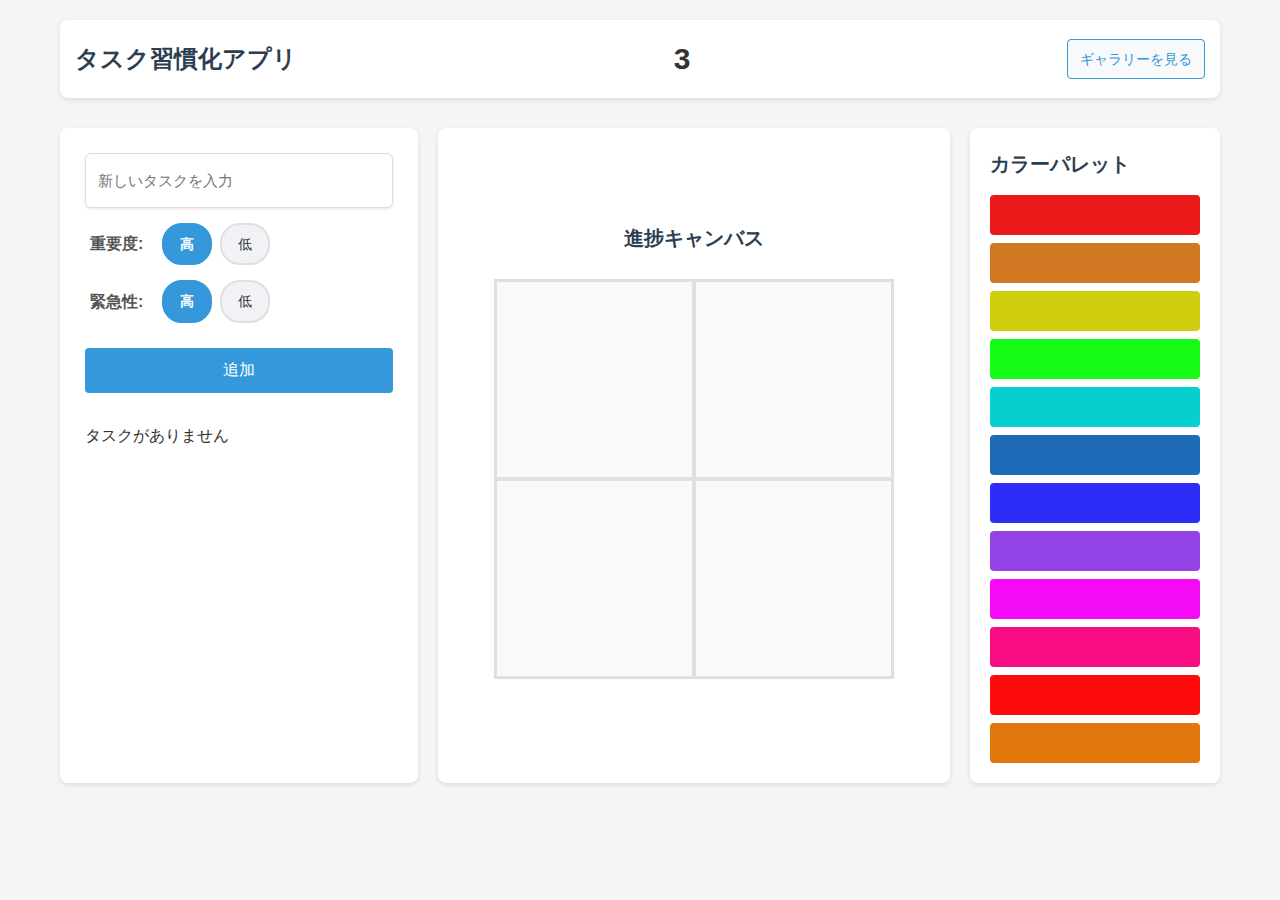
<file: index.html>
<!DOCTYPE html>
<html lang="ja">
  <head>
    <meta charset="UTF-8" />
    <meta name="viewport" content="width=device-width, initial-scale=1.0" />
    <title>タスク習慣化アプリ</title>
    <link rel="stylesheet" href="styles.css" />
  </head>
  <body>
    <div class="container">
      <header>
        <h1>タスク習慣化アプリ</h1>
        <div class="points-container">
          <p><span id="remaining-points">3</span></p>
        </div>
        <div class="nav-links">
          <a href="gallery.html" class="gallery-link">ギャラリーを見る</a>
        </div>
      </header>

      <main>
        <div class="task-section">
          <form id="task-form">
            <input
              type="text"
              id="task-input"
              placeholder="新しいタスクを入力"
            />
            <div class="task-properties">
              <div class="property">
                <label class="property-label">重要度:</label>
                <div class="radio-buttons">
                  <div class="radio-option">
                    <input
                      type="radio"
                      id="importance-high"
                      name="importance"
                      value="high"
                      checked
                    />
                    <label for="importance-high">高</label>
                  </div>
                  <div class="radio-option">
                    <input
                      type="radio"
                      id="importance-low"
                      name="importance"
                      value="low"
                    />
                    <label for="importance-low">低</label>
                  </div>
                </div>
              </div>
              <div class="property">
                <label class="property-label">緊急性:</label>
                <div class="radio-buttons">
                  <div class="radio-option">
                    <input
                      type="radio"
                      id="urgency-high"
                      name="urgency"
                      value="high"
                      checked
                    />
                    <label for="urgency-high">高</label>
                  </div>
                  <div class="radio-option">
                    <input
                      type="radio"
                      id="urgency-low"
                      name="urgency"
                      value="low"
                    />
                    <label for="urgency-low">低</label>
                  </div>
                </div>
              </div>
            </div>
            <button type="submit">追加</button>
          </form>

          <div class="task-list-container">
            <ul id="task-list"></ul>
          </div>
        </div>

        <div class="canvas-section">
          <h2>進捗キャンバス</h2>
          <div class="canvas-container">
            <div id="progress-canvas" class="progress-canvas"></div>
          </div>
        </div>

        <div class="palette-section">
          <h2>カラーパレット</h2>
          <div id="color-palette" class="color-palette"></div>
        </div>
      </main>
    </div>
    <script src="app.js"></script>
  </body>
</html>
</file>
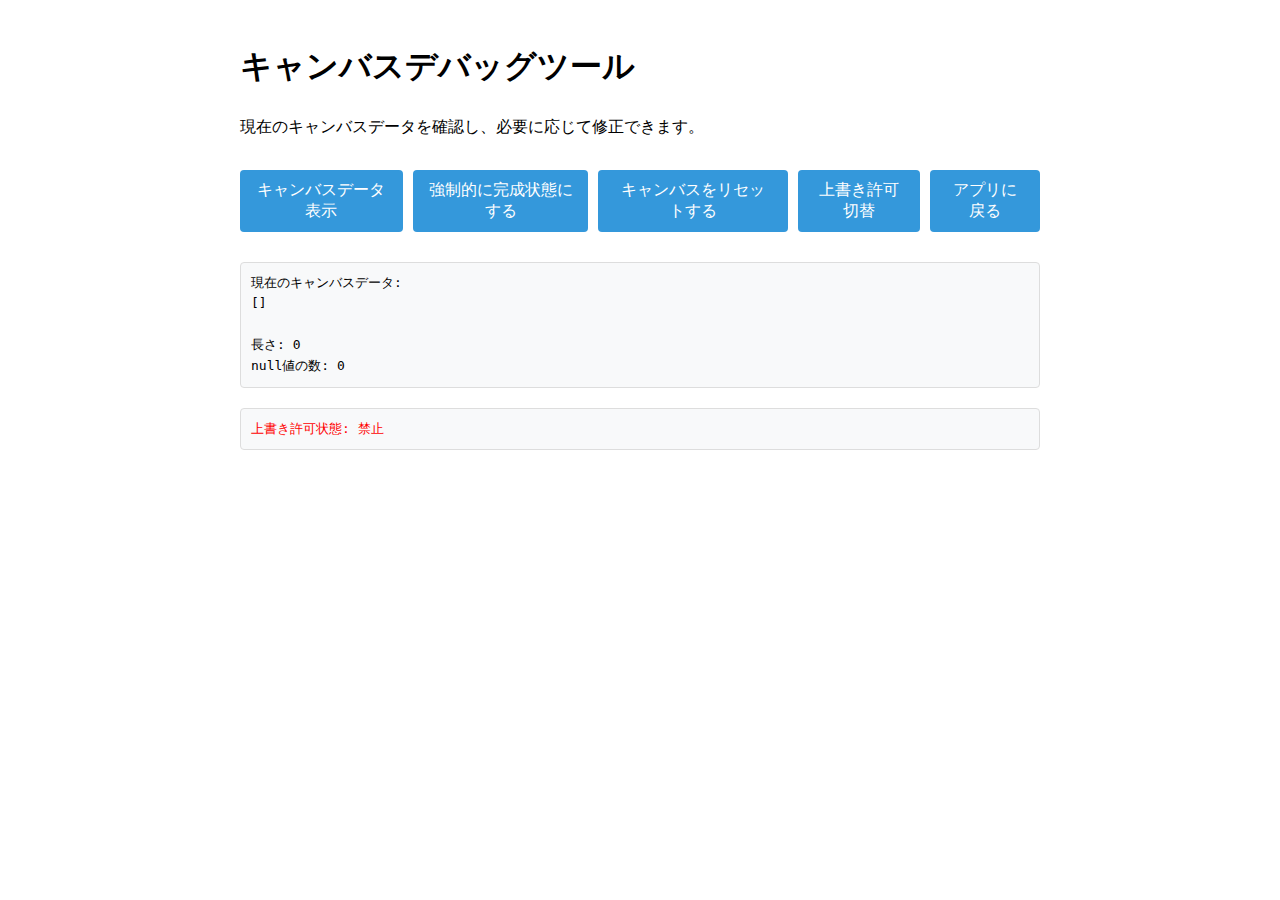
<file: debug.html>
<!DOCTYPE html>
<html lang="ja">
  <head>
    <meta charset="UTF-8" />
    <meta name="viewport" content="width=device-width, initial-scale=1.0" />
    <title>キャンバスデバッグツール</title>
    <style>
      body {
        font-family: "Helvetica Neue", Arial, sans-serif;
        line-height: 1.6;
        max-width: 800px;
        margin: 0 auto;
        padding: 20px;
      }
      button {
        padding: 10px 15px;
        background-color: #3498db;
        color: white;
        border: none;
        border-radius: 4px;
        cursor: pointer;
        margin: 10px 0;
        font-size: 16px;
      }
      button:hover {
        background-color: #2980b9;
      }
      .canvas-display {
        margin: 20px 0;
        padding: 10px;
        background-color: #f8f9fa;
        border: 1px solid #ddd;
        border-radius: 4px;
        white-space: pre-wrap;
        font-family: monospace;
      }
      .action-buttons {
        display: flex;
        gap: 10px;
        margin: 20px 0;
      }
    </style>
  </head>
  <body>
    <h1>キャンバスデバッグツール</h1>
    <p>現在のキャンバスデータを確認し、必要に応じて修正できます。</p>

    <div class="action-buttons">
      <button id="show-data">キャンバスデータ表示</button>
      <button id="force-complete">強制的に完成状態にする</button>
      <button id="reset-canvas">キャンバスをリセットする</button>
      <button id="toggle-override">上書き許可切替</button>
      <button id="back-to-app">アプリに戻る</button>
    </div>

    <div id="canvas-data" class="canvas-display"></div>
    <div id="override-status" class="canvas-display"></div>

    <script>
      // キャンバスデータの表示
      document
        .getElementById("show-data")
        .addEventListener("click", function () {
          const canvasData = localStorage.getItem("task_app_canvas");
          const canvasDisplay = document.getElementById("canvas-data");

          if (canvasData) {
            try {
              const parsedData = JSON.parse(canvasData);
              canvasDisplay.textContent =
                "現在のキャンバスデータ:\n" +
                JSON.stringify(parsedData, null, 2) +
                "\n\n長さ: " +
                parsedData.length +
                "\nnull値の数: " +
                parsedData.filter((item) => item === null).length;
            } catch (e) {
              canvasDisplay.textContent = "エラー: " + e.message;
            }
          } else {
            canvasDisplay.textContent = "キャンバスデータが見つかりません。";
          }
        });

      // 強制的に完成状態にする
      document
        .getElementById("force-complete")
        .addEventListener("click", function () {
          try {
            // アプリの状態からキャンバスサイズを取得
            const canvasSize = 2; // 現在のキャンバスサイズ

            // すべてのセルに色を設定（赤色で埋める）
            const newCanvasData = Array(canvasSize * canvasSize).fill(
              "#ff0000"
            );

            // ローカルストレージに保存
            localStorage.setItem(
              "task_app_canvas",
              JSON.stringify(newCanvasData)
            );

            alert(
              "キャンバスを完成状態に設定しました。アプリをリロードすると完成のアラートが表示されるはずです。"
            );
            document.getElementById("canvas-data").textContent =
              "新しいキャンバスデータ:\n" +
              JSON.stringify(newCanvasData, null, 2);
          } catch (e) {
            alert("エラーが発生しました: " + e.message);
          }
        });

      // キャンバスをリセットする
      document
        .getElementById("reset-canvas")
        .addEventListener("click", function () {
          try {
            // アプリの状態からキャンバスサイズを取得
            const canvasSize = 2; // 現在のキャンバスサイズ

            // すべてのセルをnullに設定
            const newCanvasData = Array(canvasSize * canvasSize).fill(null);

            // ローカルストレージに保存
            localStorage.setItem(
              "task_app_canvas",
              JSON.stringify(newCanvasData)
            );

            alert("キャンバスをリセットしました。");
            document.getElementById("canvas-data").textContent =
              "新しいキャンバスデータ:\n" +
              JSON.stringify(newCanvasData, null, 2);
          } catch (e) {
            alert("エラーが発生しました: " + e.message);
          }
        });

      // 上書き許可切替
      document
        .getElementById("toggle-override")
        .addEventListener("click", function () {
          try {
            // 現在の上書き許可状態を確認
            const currentOverrideStatus =
              localStorage.getItem("task_app_override_allowed") === "true";

            // 状態を反転
            const newOverrideStatus = !currentOverrideStatus;

            // 新しい状態を保存
            localStorage.setItem(
              "task_app_override_allowed",
              newOverrideStatus.toString()
            );

            // 状態表示を更新
            updateOverrideStatus();

            alert(
              newOverrideStatus
                ? "キャンバスの上書きを許可しました。アプリでセルをクリックすると上書きできます。"
                : "キャンバスの上書きを禁止しました。通常の動作に戻ります。"
            );
          } catch (e) {
            alert("エラーが発生しました: " + e.message);
          }
        });

      // 上書き許可状態の表示を更新
      function updateOverrideStatus() {
        const overrideStatus =
          localStorage.getItem("task_app_override_allowed") === "true";
        const statusElement = document.getElementById("override-status");

        statusElement.textContent =
          "上書き許可状態: " + (overrideStatus ? "許可" : "禁止");
        statusElement.style.color = overrideStatus ? "green" : "red";
      }

      // アプリに戻る
      document
        .getElementById("back-to-app")
        .addEventListener("click", function () {
          window.location.href = "index.html";
        });

      // 初期表示
      document.getElementById("show-data").click();
      updateOverrideStatus();
    </script>
  </body>
</html>
</file>
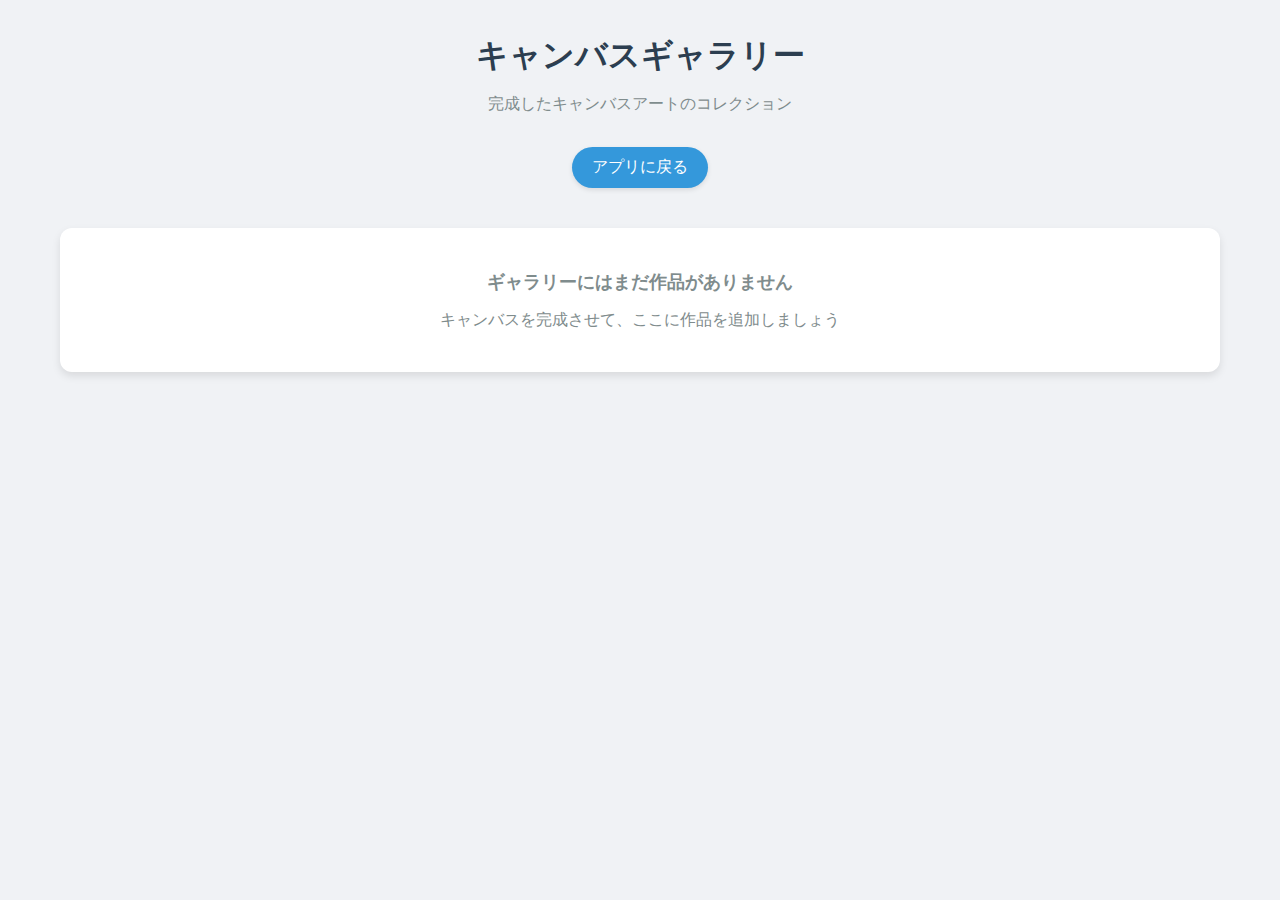
<file: gallery.html>
<!DOCTYPE html>
<html lang="ja">
  <head>
    <meta charset="UTF-8" />
    <meta name="viewport" content="width=device-width, initial-scale=1.0" />
    <title>キャンバスギャラリー</title>
    <link rel="stylesheet" href="styles.css" />
    <style>
      body {
        background-color: #f0f2f5;
      }

      .gallery-header {
        text-align: center;
        margin: 30px 0;
      }

      .gallery-header h1 {
        font-size: 32px;
        margin-bottom: 10px;
        color: #2c3e50;
      }

      .gallery-header p {
        color: #7f8c8d;
        font-size: 16px;
      }

      .gallery-container {
        display: grid;
        grid-template-columns: repeat(auto-fill, minmax(280px, 1fr));
        gap: 25px;
        max-width: 1200px;
        margin: 40px auto;
        padding: 0 20px;
      }

      .gallery-item {
        border-radius: 12px;
        overflow: hidden;
        background-color: white;
        box-shadow: 0 4px 8px rgba(0, 0, 0, 0.1);
        transition: transform 0.3s, box-shadow 0.3s;
      }

      .gallery-item:hover {
        transform: translateY(-5px);
        box-shadow: 0 10px 20px rgba(0, 0, 0, 0.15);
      }

      .canvas-preview {
        display: grid;
        width: 100%;
        aspect-ratio: 1;
        border-bottom: 1px solid #eee;
      }

      .canvas-info {
        padding: 15px;
        background-color: white;
        font-size: 14px;
        color: #555;
        display: flex;
        justify-content: space-between;
        align-items: center;
      }

      .canvas-date {
        color: #95a5a6;
      }

      .no-items {
        grid-column: 1 / -1;
        padding: 40px;
        background-color: white;
        border-radius: 12px;
        color: #7f8c8d;
        text-align: center;
        box-shadow: 0 4px 8px rgba(0, 0, 0, 0.1);
      }

      .action-buttons {
        display: flex;
        justify-content: center;
        margin: 20px 0;
      }

      .action-buttons button {
        padding: 10px 20px;
        background-color: #3498db;
        color: white;
        border: none;
        border-radius: 30px;
        cursor: pointer;
        font-size: 16px;
        transition: background-color 0.3s;
        box-shadow: 0 2px 5px rgba(0, 0, 0, 0.1);
      }

      .action-buttons button:hover {
        background-color: #2980b9;
      }

      @media (max-width: 768px) {
        .gallery-container {
          grid-template-columns: repeat(auto-fill, minmax(220px, 1fr));
        }
      }
    </style>
  </head>
  <body>
    <div class="gallery-header">
      <h1>キャンバスギャラリー</h1>
      <p>完成したキャンバスアートのコレクション</p>
    </div>

    <div class="action-buttons">
      <button id="back-to-app">アプリに戻る</button>
    </div>

    <div id="gallery-container" class="gallery-container">
      <!-- ギャラリーアイテムがここに表示されます -->
    </div>

    <script>
      // ローカルストレージのキー
      const GALLERY_ITEMS_KEY = "task_app_gallery_items";

      // ギャラリーアイテムの表示
      function displayGalleryItems() {
        const galleryContainer = document.getElementById("gallery-container");
        const galleryItemsJSON = localStorage.getItem(GALLERY_ITEMS_KEY);

        if (!galleryItemsJSON || JSON.parse(galleryItemsJSON).length === 0) {
          galleryContainer.innerHTML =
            '<div class="no-items">' +
            "<h3>ギャラリーにはまだ作品がありません</h3>" +
            "<p>キャンバスを完成させて、ここに作品を追加しましょう</p>" +
            "</div>";
          return;
        }

        const galleryItems = JSON.parse(galleryItemsJSON);
        galleryContainer.innerHTML = "";

        // 新しいアイテムが先頭に来るようにソート
        galleryItems
          .sort((a, b) => b.id - a.id)
          .forEach((item) => {
            const galleryItem = document.createElement("div");
            galleryItem.classList.add("gallery-item");

            // キャンバスプレビューの作成
            const canvasPreview = document.createElement("div");
            canvasPreview.classList.add("canvas-preview");

            // グリッドの設定
            canvasPreview.style.gridTemplateColumns = `repeat(${item.canvasSize}, 1fr)`;
            canvasPreview.style.gridTemplateRows = `repeat(${item.canvasSize}, 1fr)`;

            // セルの作成
            for (let i = 0; i < item.canvasData.length; i++) {
              const cell = document.createElement("div");
              cell.style.backgroundColor = item.canvasData[i] || "#ffffff";
              canvasPreview.appendChild(cell);
            }

            // 情報の作成
            const canvasInfo = document.createElement("div");
            canvasInfo.classList.add("canvas-info");

            // 作品番号
            const artworkNumber = document.createElement("div");
            artworkNumber.textContent = `作品 #${
              galleryItems.length - galleryItems.indexOf(item)
            }`;
            artworkNumber.style.fontWeight = "bold";

            // 日付
            const dateElement = document.createElement("div");
            dateElement.classList.add("canvas-date");
            dateElement.textContent = `${item.date.split(" ")[0]}`;

            canvasInfo.appendChild(artworkNumber);
            canvasInfo.appendChild(dateElement);

            galleryItem.appendChild(canvasPreview);
            galleryItem.appendChild(canvasInfo);
            galleryContainer.appendChild(galleryItem);
          });
      }

      // アプリに戻るボタン
      document
        .getElementById("back-to-app")
        .addEventListener("click", function () {
          window.location.href = "index.html";
        });

      // ページロード時にギャラリーを表示
      document.addEventListener("DOMContentLoaded", displayGalleryItems);
    </script>
  </body>
</html>
</file>
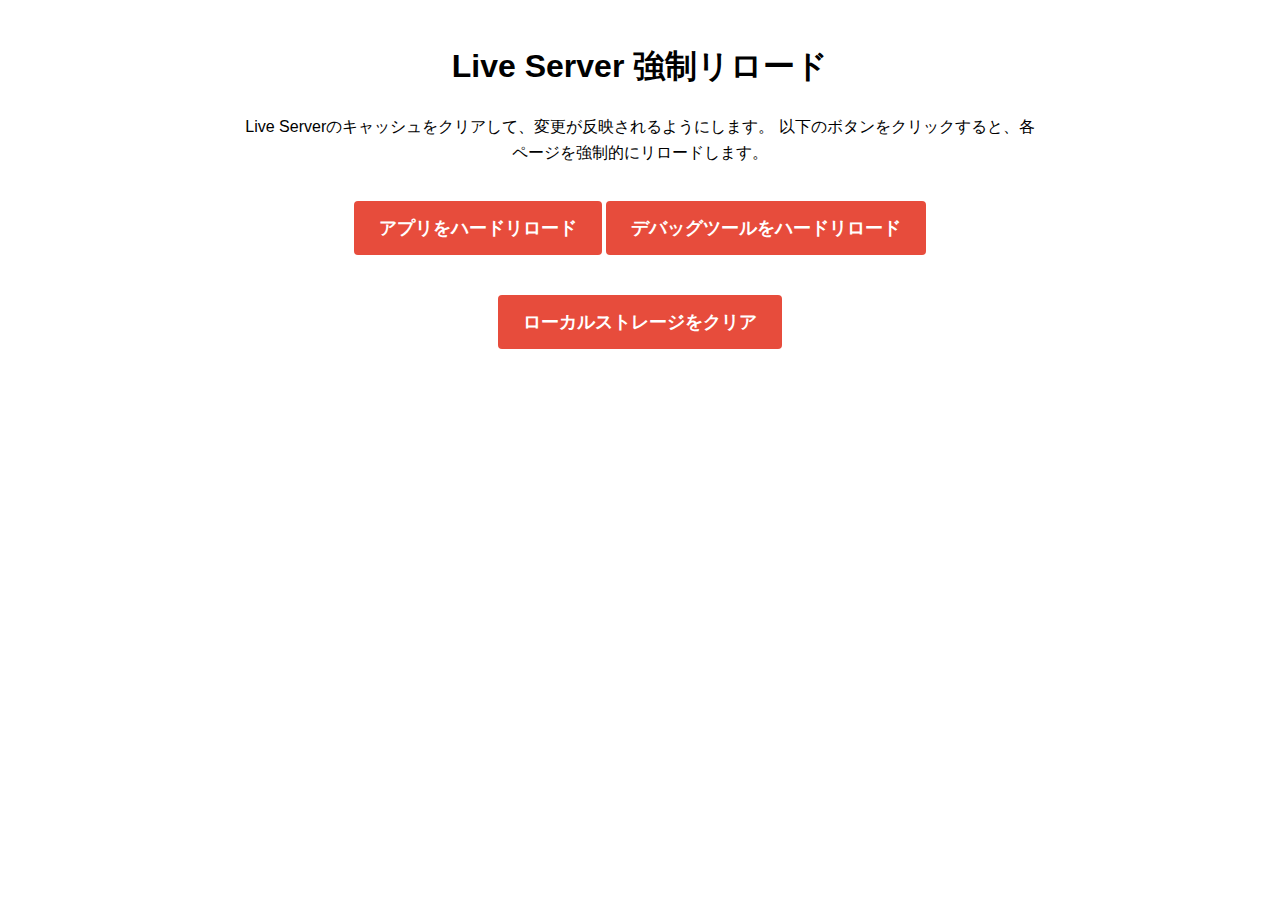
<file: reload.html>
<!DOCTYPE html>
<html lang="ja">
  <head>
    <meta charset="UTF-8" />
    <meta name="viewport" content="width=device-width, initial-scale=1.0" />
    <title>強制リロード</title>
    <style>
      body {
        font-family: "Helvetica Neue", Arial, sans-serif;
        line-height: 1.6;
        max-width: 800px;
        margin: 0 auto;
        padding: 20px;
        text-align: center;
      }
      button {
        padding: 15px 25px;
        background-color: #e74c3c;
        color: white;
        border: none;
        border-radius: 4px;
        cursor: pointer;
        margin: 20px 0;
        font-size: 18px;
        font-weight: bold;
      }
      button:hover {
        background-color: #c0392b;
      }
    </style>
  </head>
  <body>
    <h1>Live Server 強制リロード</h1>
    <p>
      Live Serverのキャッシュをクリアして、変更が反映されるようにします。
      以下のボタンをクリックすると、各ページを強制的にリロードします。
    </p>

    <button id="reload-app">アプリをハードリロード</button>
    <button id="reload-debug">デバッグツールをハードリロード</button>
    <button id="clear-cache">ローカルストレージをクリア</button>

    <script>
      // アプリを強制リロード
      document
        .getElementById("reload-app")
        .addEventListener("click", function () {
          // キャッシュを無効化するクエリパラメータを付加
          const timestamp = new Date().getTime();
          window.location.href = `index.html?nocache=${timestamp}`;
        });

      // デバッグツールを強制リロード
      document
        .getElementById("reload-debug")
        .addEventListener("click", function () {
          // キャッシュを無効化するクエリパラメータを付加
          const timestamp = new Date().getTime();
          window.location.href = `debug.html?nocache=${timestamp}`;
        });

      // ローカルストレージをクリア
      document
        .getElementById("clear-cache")
        .addEventListener("click", function () {
          try {
            // アプリ関連のすべてのキーを削除
            localStorage.removeItem("task_app_tasks");
            localStorage.removeItem("task_app_completed_tasks");
            localStorage.removeItem("task_app_canvas");
            localStorage.removeItem("task_app_remaining_points");
            localStorage.removeItem("task_app_last_date");
            localStorage.removeItem("task_app_palette_colors");

            alert(
              "ローカルストレージをクリアしました。ページをリロードしてください。"
            );
          } catch (e) {
            alert("エラーが発生しました: " + e.message);
          }
        });
    </script>
  </body>
</html>
</file>
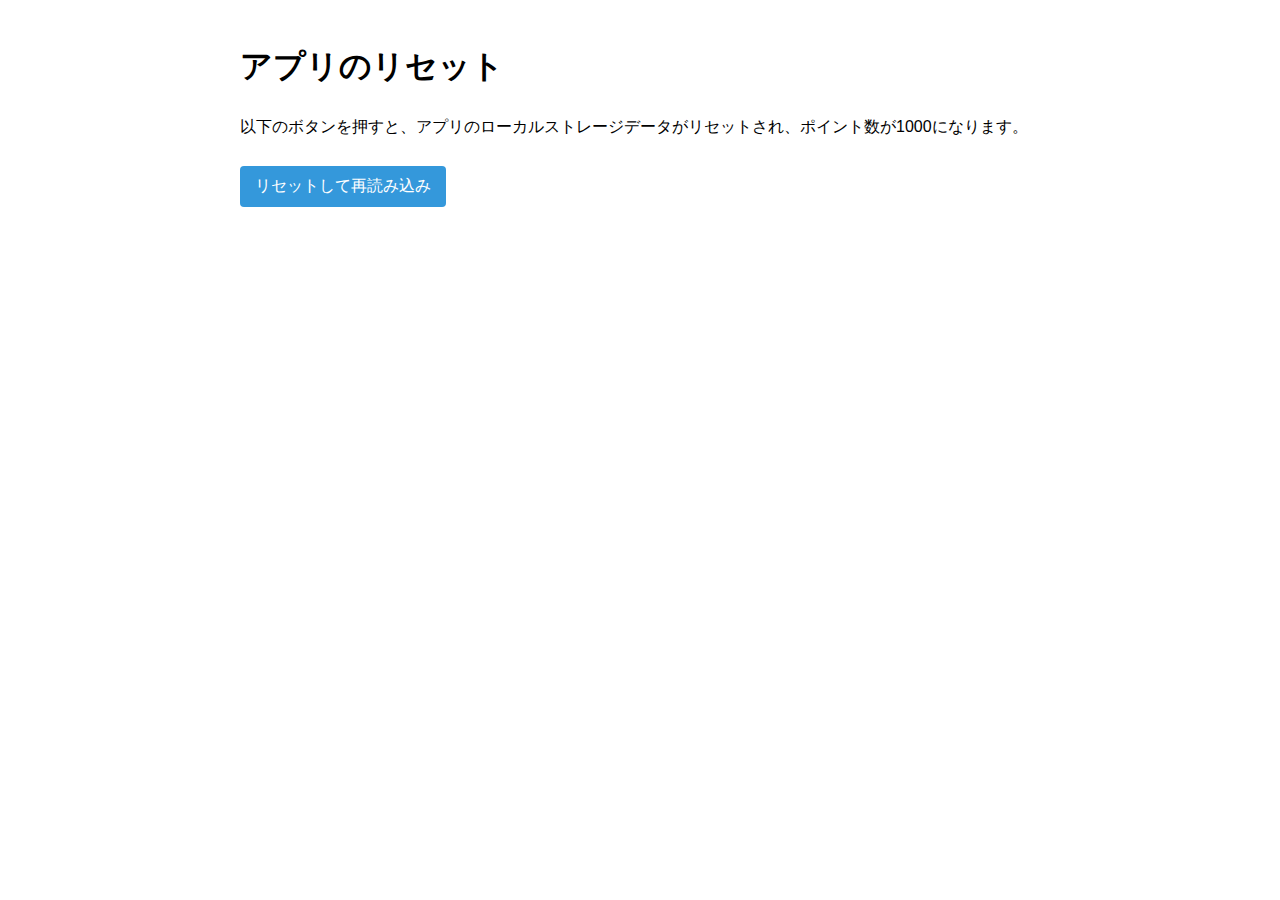
<file: reset.html>
<!DOCTYPE html>
<html lang="ja">
  <head>
    <meta charset="UTF-8" />
    <meta name="viewport" content="width=device-width, initial-scale=1.0" />
    <title>アプリリセット</title>
    <style>
      body {
        font-family: "Helvetica Neue", Arial, sans-serif;
        line-height: 1.6;
        max-width: 800px;
        margin: 0 auto;
        padding: 20px;
      }
      button {
        padding: 10px 15px;
        background-color: #3498db;
        color: white;
        border: none;
        border-radius: 4px;
        cursor: pointer;
        margin: 10px 0;
        font-size: 16px;
      }
      button:hover {
        background-color: #2980b9;
      }
    </style>
  </head>
  <body>
    <h1>アプリのリセット</h1>
    <p>
      以下のボタンを押すと、アプリのローカルストレージデータがリセットされ、ポイント数が1000になります。
    </p>

    <button id="reset-btn">リセットして再読み込み</button>

    <script>
      document
        .getElementById("reset-btn")
        .addEventListener("click", function () {
          // ローカルストレージの特定キーをクリア
          localStorage.removeItem("task_app_tasks");
          localStorage.removeItem("task_app_completed_tasks");
          localStorage.removeItem("task_app_canvas");
          localStorage.removeItem("task_app_remaining_points");
          localStorage.removeItem("task_app_last_date");
          localStorage.removeItem("task_app_palette_colors");

          alert(
            "ストレージをリセットしました。アプリが再読み込みされ、ポイントが1000になります。"
          );

          // index.htmlに移動
          window.location.href = "index.html";
        });
    </script>
  </body>
</html>
</file>
<file: styles.css>
* {
  margin: 0;
  padding: 0;
  box-sizing: border-box;
}

body {
  font-family: "Helvetica Neue", Arial, sans-serif;
  line-height: 1.6;
  color: #333;
  background-color: #f5f5f5;
}

.container {
  max-width: 1200px;
  margin: 0 auto;
  padding: 20px;
}

header {
  display: flex;
  justify-content: space-between;
  align-items: center;
  margin-bottom: 30px;
  background-color: #fff;
  padding: 15px;
  border-radius: 8px;
  box-shadow: 0 2px 5px rgba(0, 0, 0, 0.1);
}

h1 {
  font-size: 24px;
  color: #2c3e50;
}

h2 {
  font-size: 20px;
  margin-bottom: 15px;
  color: #2c3e50;
}

h3 {
  font-size: 18px;
  margin-bottom: 10px;
}

.points-container {
  display: flex;
  gap: 20px;
}

.points-container p {
  font-weight: bold;
  font-size: 30px;
}

.nav-links {
  display: flex;
  gap: 15px;
}

.nav-links a {
  padding: 8px 12px;
  text-decoration: none;
  color: #3498db;
  border: 1px solid #3498db;
  border-radius: 4px;
  font-size: 14px;
  transition: all 0.3s;
}

.nav-links a:hover {
  background-color: #3498db;
  color: white;
}

.gallery-link {
  background-color: #f8f9fa;
}

main {
  display: grid;
  grid-template-columns: 0.7fr 1fr 250px;
  gap: 20px;
}

.canvas-section {
  display: flex;
  flex-direction: column;
  align-items: center;
  justify-content: center;
  background-color: #fff;
  padding: 25px;
  border-radius: 8px;
  box-shadow: 0 2px 5px rgba(0, 0, 0, 0.1);
  width: 100%;
}

.task-section {
  background-color: #fff;
  padding: 25px 15px;
  border-radius: 8px;
  box-shadow: 0 2px 5px rgba(0, 0, 0, 0.1);
}

.palette-section {
  background-color: #fff;
  padding: 20px;
  border-radius: 8px;
  box-shadow: 0 2px 5px rgba(0, 0, 0, 0.1);
}

.canvas-container {
  display: flex;
  justify-content: center;
  align-items: center;
  width: 100%;
  padding: 10px;
}

.progress-canvas {
  width: 100%;
  aspect-ratio: 1;
  max-width: 400px;
  background-color: #f8f9fa;
  border: 1px solid #ddd;
  display: grid;
}

.progress-canvas .cell {
  border: 2px solid #e0e0e0;
  cursor: pointer;
  transition: all 0.2s ease;
}

.progress-canvas .cell:hover {
  transform: scale(0.97);
  box-shadow: inset 0 0 0 2px rgba(52, 152, 219, 0.5);
}

#task-form {
  margin-bottom: 20px;
  padding: 0 10px;
}

#task-input {
  width: 100%;
  padding: 16px 12px;
  margin-bottom: 15px;
  border: 1px solid #ddd;
  border-radius: 6px;
  font-size: 15px;
  box-shadow: 0 1px 3px rgba(0, 0, 0, 0.1);
  height: 55px;
}

#task-input:focus {
  outline: none;
  border-color: #3498db;
  box-shadow: 0 0 0 2px rgba(52, 152, 219, 0.2);
}

.task-properties {
  display: flex;
  flex-direction: column;
  margin-bottom: 15px;
  gap: 15px;
  padding: 0 5px;
}

.property {
  flex: 1;
  display: flex;
  flex-direction: row;
  align-items: center;
  gap: 12px;
}

.property-label {
  font-weight: bold;
  color: #555;
  min-width: 60px;
  flex-shrink: 0;
}

.radio-buttons {
  display: flex;
  gap: 8px;
  justify-content: flex-start;
  flex: 1;
}

.radio-option {
  display: flex;
  align-items: center;
  flex: 0 0 auto;
}

.radio-option input[type="radio"] {
  display: none;
}

.radio-option label {
  padding: 8px 12px;
  background-color: #f0f2f5;
  border: 2px solid #e0e0e0;
  border-radius: 20px;
  cursor: pointer;
  font-size: 14px;
  transition: all 0.2s ease;
  min-width: 50px;
  text-align: center;
  display: block;
}

.radio-option input[type="radio"]:checked + label {
  background-color: #3498db;
  color: white;
  border-color: #3498db;
  font-weight: bold;
}

select {
  padding: 8px;
  border: 1px solid #ddd;
  border-radius: 4px;
}

#task-form button[type="submit"] {
  width: 100%;
  padding: 12px 15px;
  margin-top: 10px;
  font-size: 16px;
}

button {
  padding: 10px 15px;
  background-color: #3498db;
  color: white;
  border: none;
  border-radius: 4px;
  cursor: pointer;
  transition: background-color 0.3s;
}

button:hover {
  background-color: #2980b9;
}

#task-list {
  list-style-type: none;
  max-height: 400px;
  overflow-y: auto;
}

.task-item {
  padding: 12px;
  border: 1px solid #ddd;
  border-radius: 4px;
  margin-bottom: 10px;
  display: flex;
  justify-content: space-between;
  align-items: center;
}

.task-content {
  flex: 1;
}

.task-name {
  font-weight: bold;
  margin-bottom: 3px;
}

.task-meta {
  font-size: 12px;
  color: #666;
}

.task-actions {
  display: flex;
  gap: 5px;
}

.task-actions button {
  padding: 5px 8px;
  font-size: 12px;
}

.color-palette {
  display: grid;
  grid-template-columns: 1fr;
  grid-template-rows: repeat(12, 1fr);
  gap: 8px;
}

.color-swatch {
  width: 100%;
  height: 40px;
  border-radius: 4px;
  cursor: pointer;
  border: 2px solid transparent;
  transition: transform 0.2s;
}

.color-swatch:hover {
  transform: scale(1.1);
}

.color-swatch.selected {
  border: 2px solid #000;
}

.important-urgent {
  background-color: rgba(231, 76, 60, 0.2);
  border-left: 4px solid #e74c3c;
}

.important-not-urgent {
  background-color: rgba(241, 196, 15, 0.2);
  border-left: 4px solid #f1c40f;
}

.not-important-urgent {
  background-color: rgba(52, 152, 219, 0.2);
  border-left: 4px solid #3498db;
}

.not-important-not-urgent {
  background-color: rgba(149, 165, 166, 0.2);
  border-left: 4px solid #95a5a6;
}

@media (max-width: 1000px) {
  main {
    grid-template-columns: 1fr;
    grid-template-rows: auto auto auto;
  }

  .task-section {
    order: 1;
  }

  .canvas-section {
    order: 2;
  }

  .palette-section {
    order: 3;
  }
}

@media (max-width: 600px) {
  .task-properties {
    flex-direction: column;
    gap: 15px;
  }

  .property {
    width: 100%;
  }
}

@media (max-width: 500px) {
  .property {
    flex-direction: column;
    align-items: flex-start;
    gap: 8px;
  }

  .property-label {
    margin-bottom: 4px;
  }

  .radio-buttons {
    width: 100%;
    justify-content: space-between;
  }

  .radio-option {
    flex: 1;
  }
}

.task-list-container {
  margin-top: 30px;
  padding: 0 10px;
}
</file>
